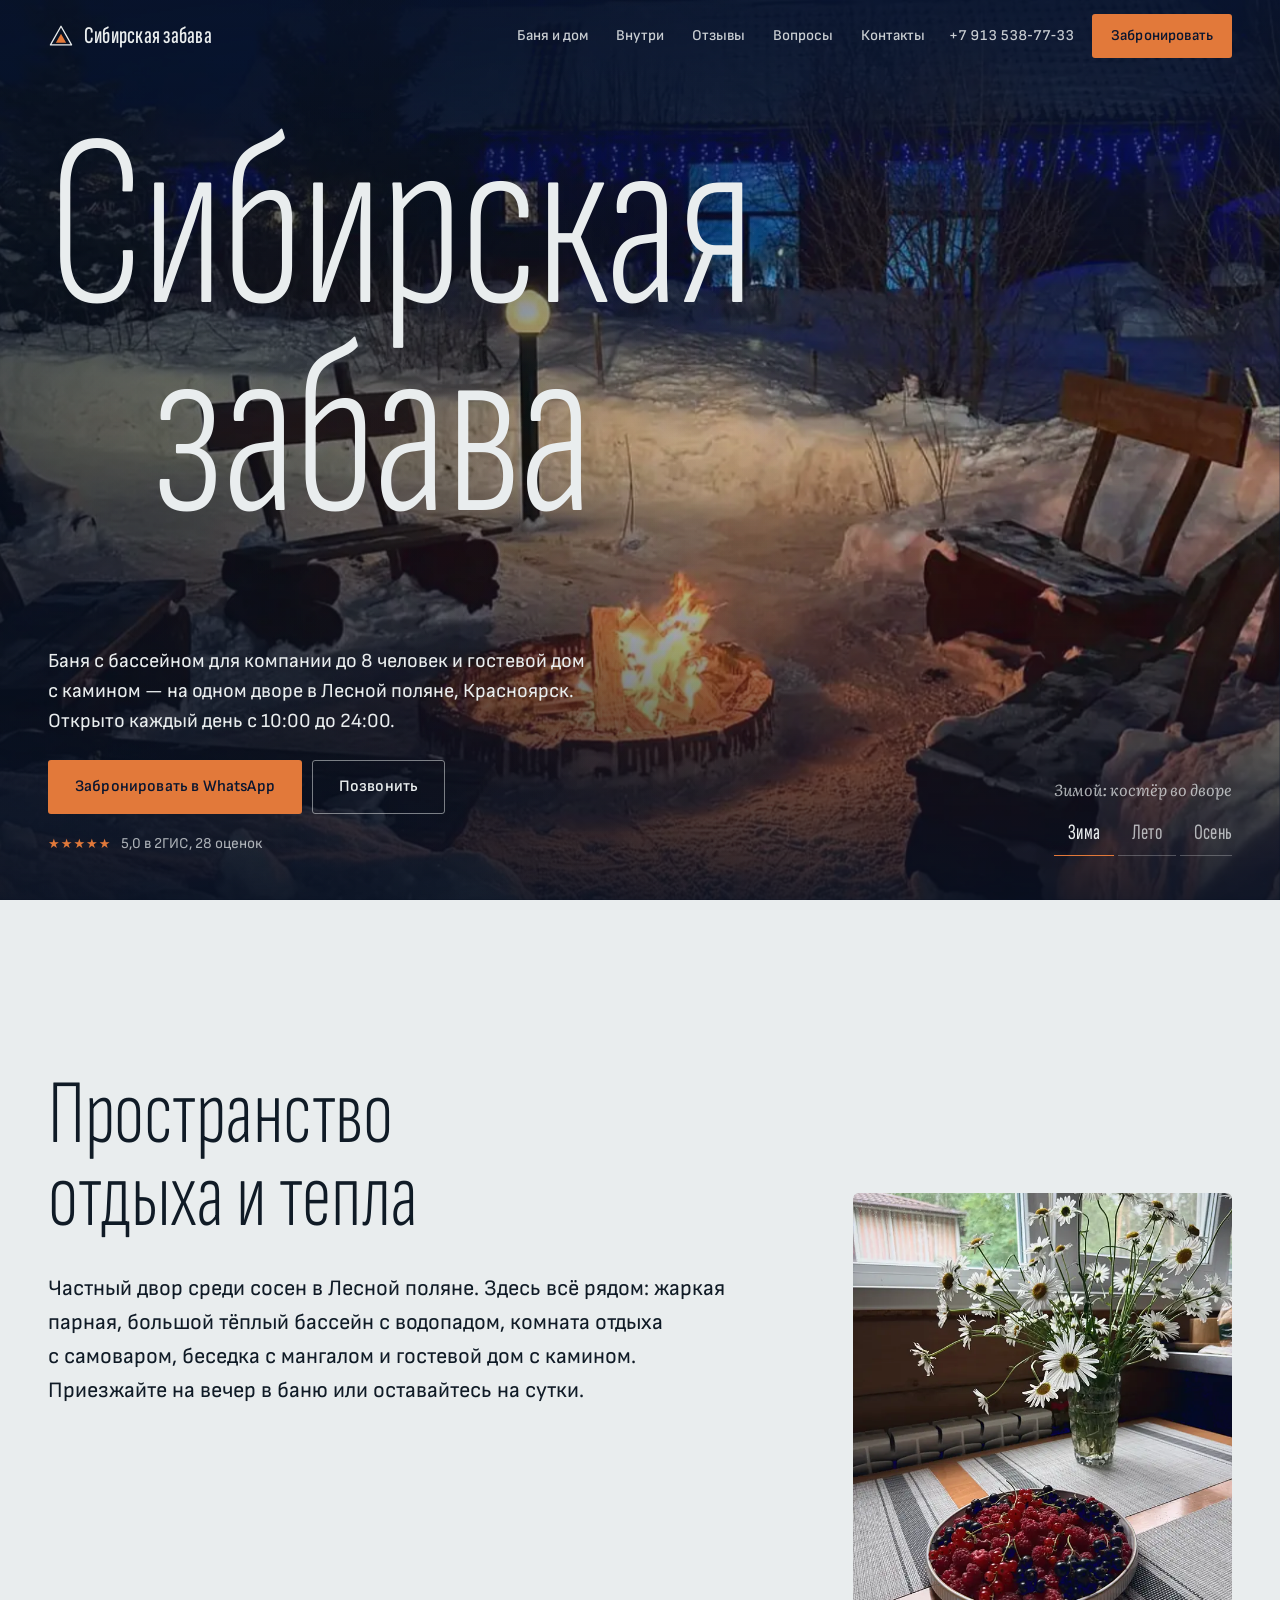
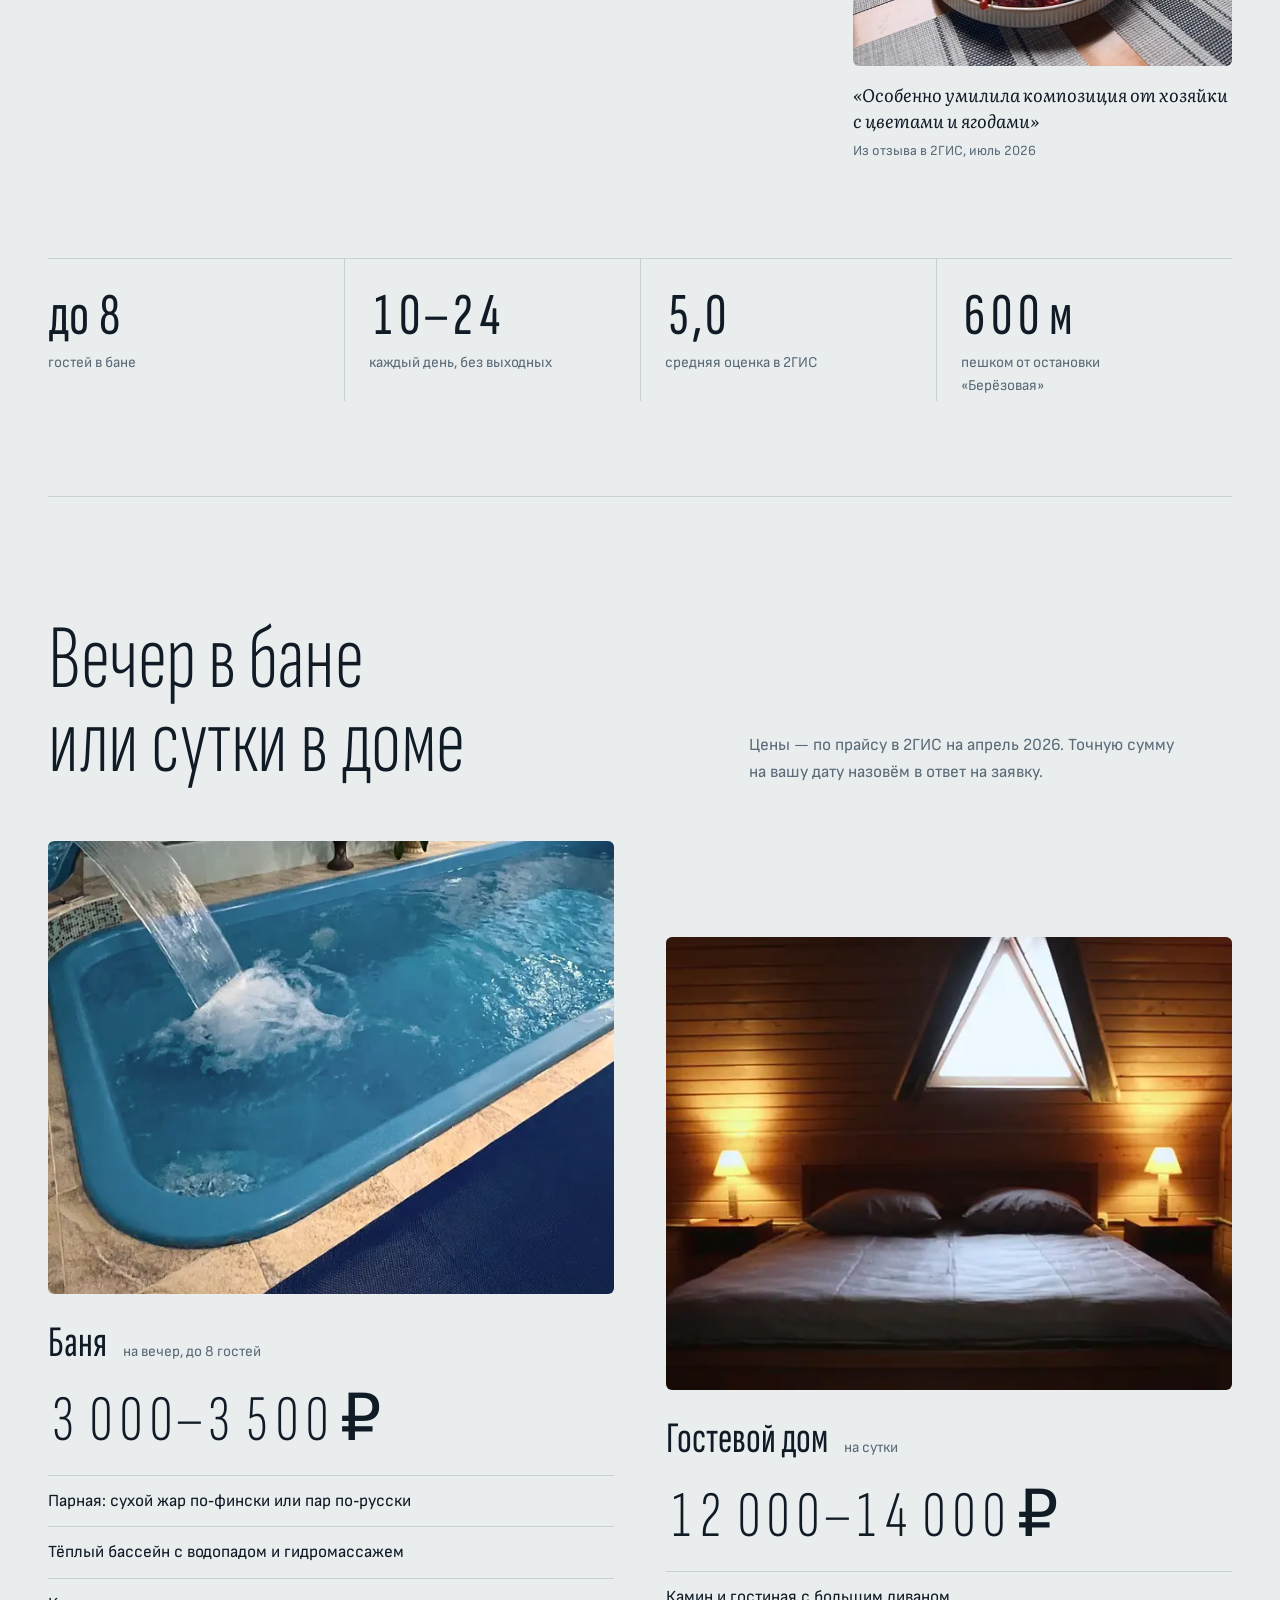
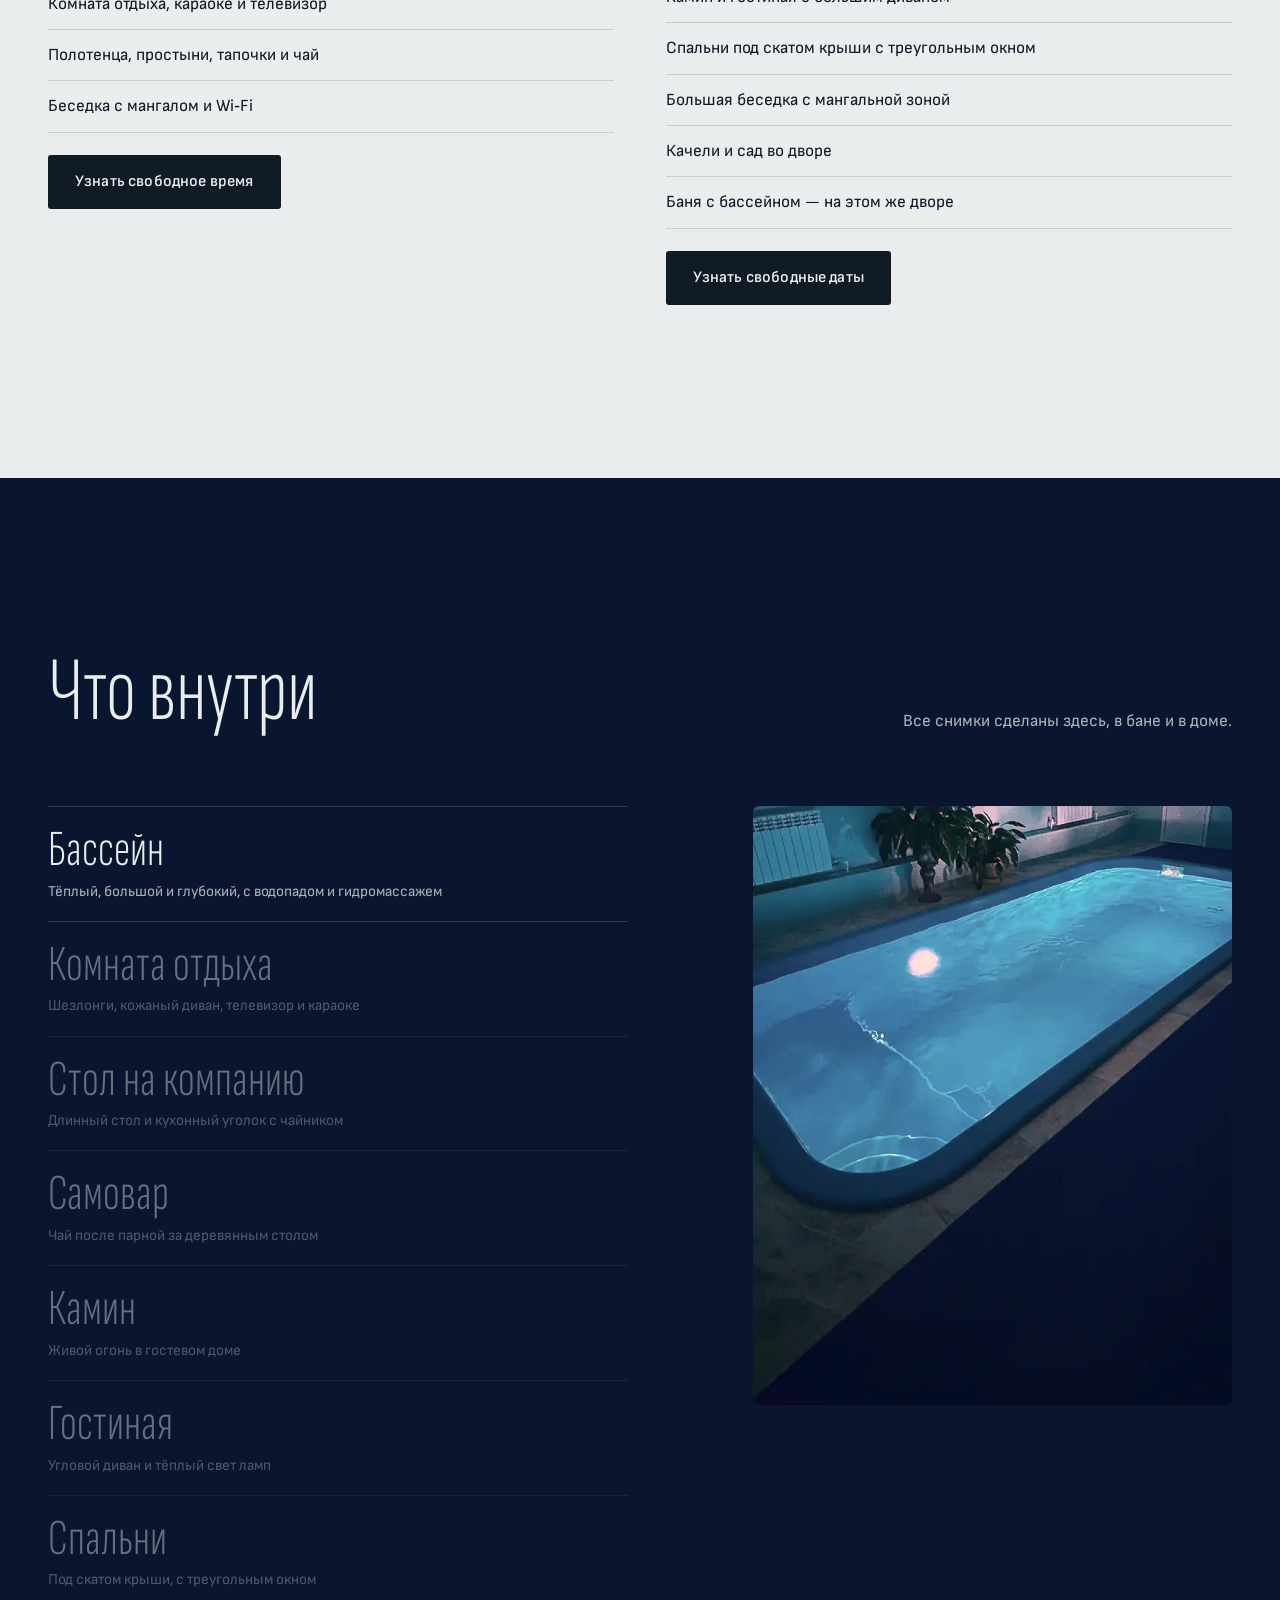
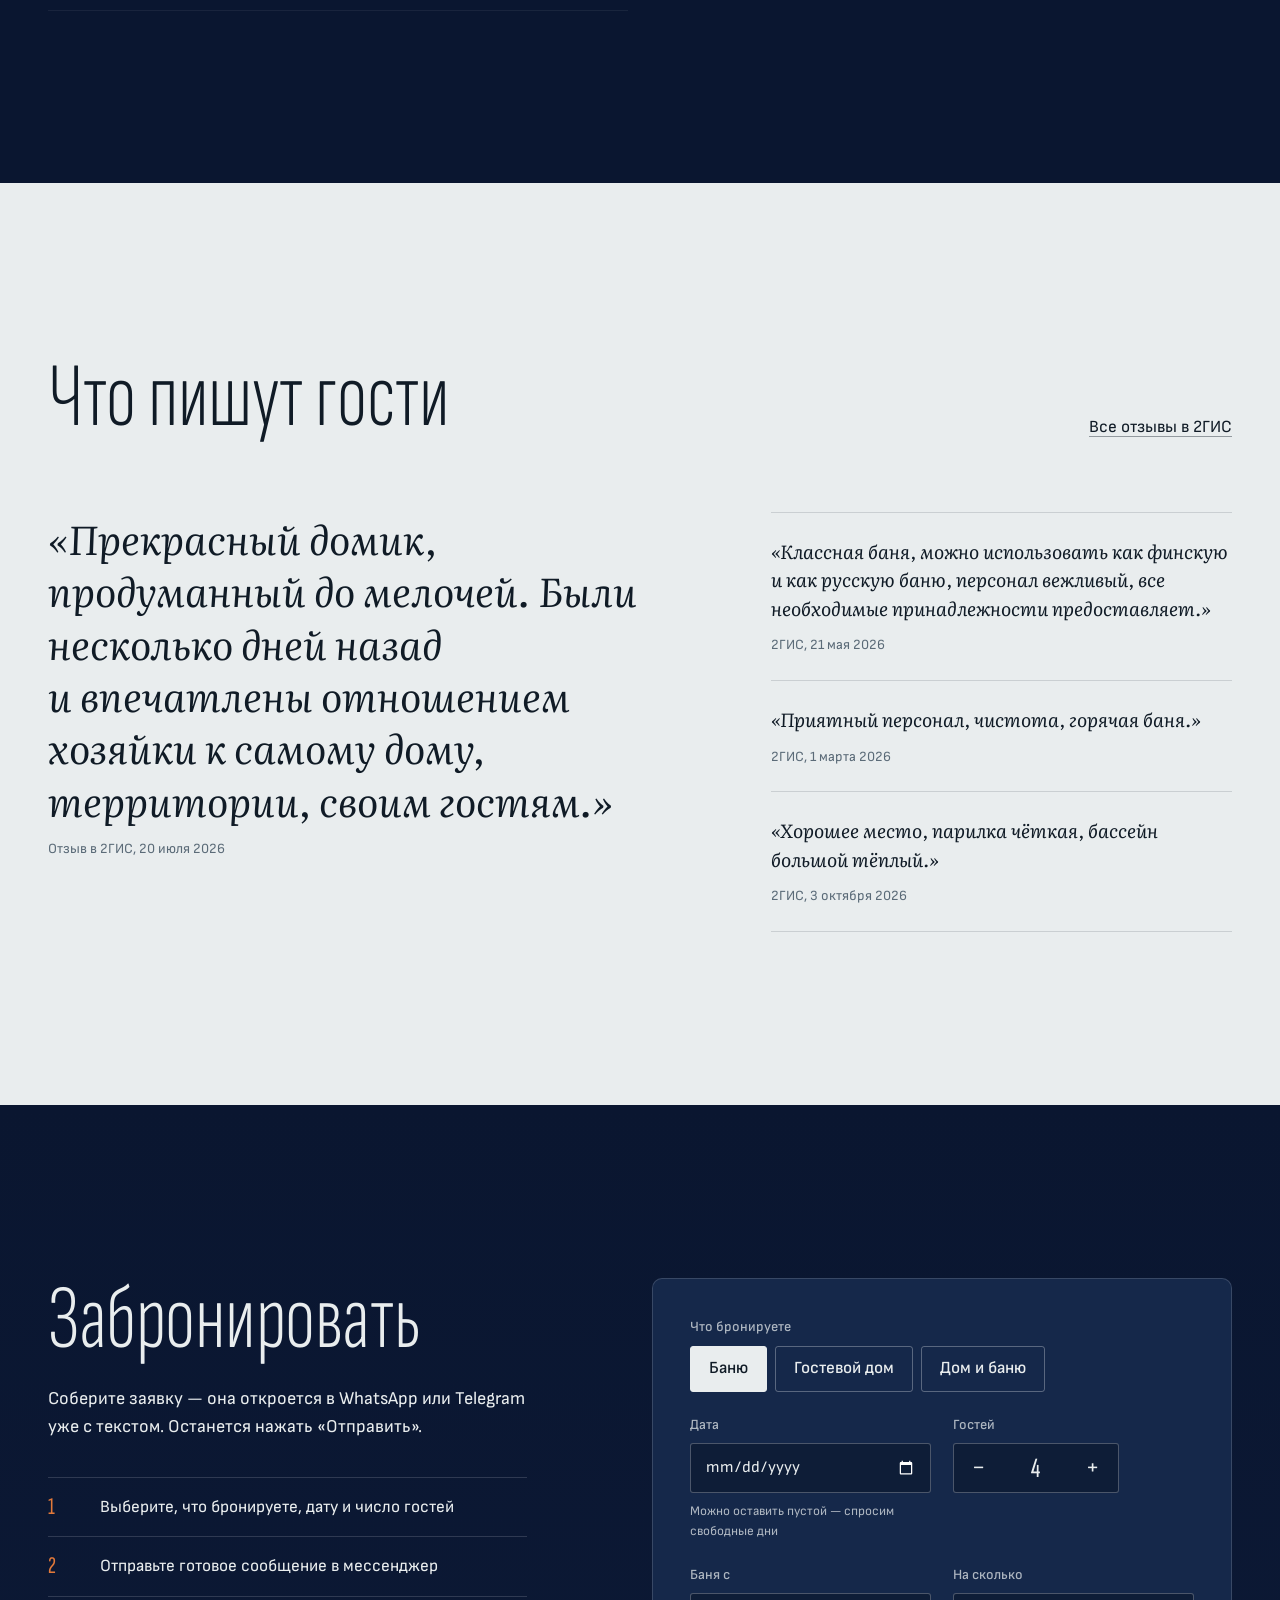
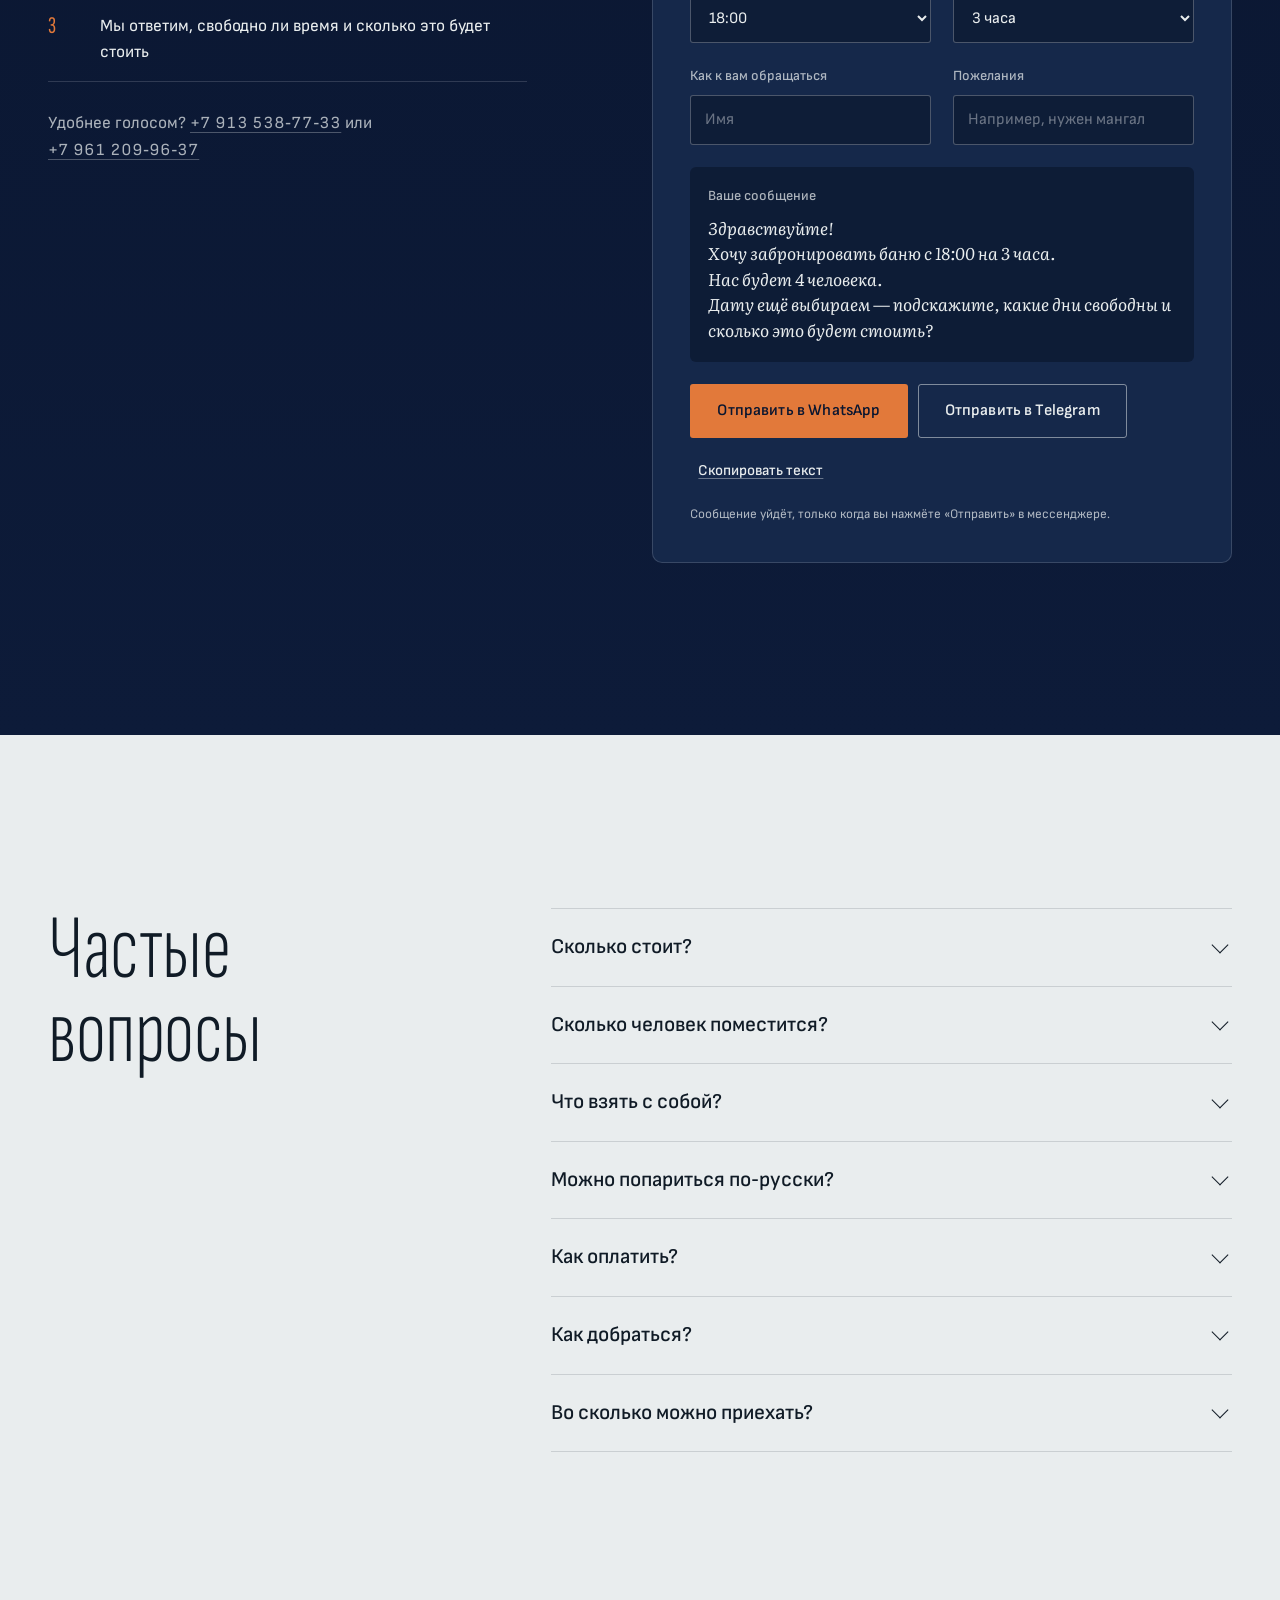
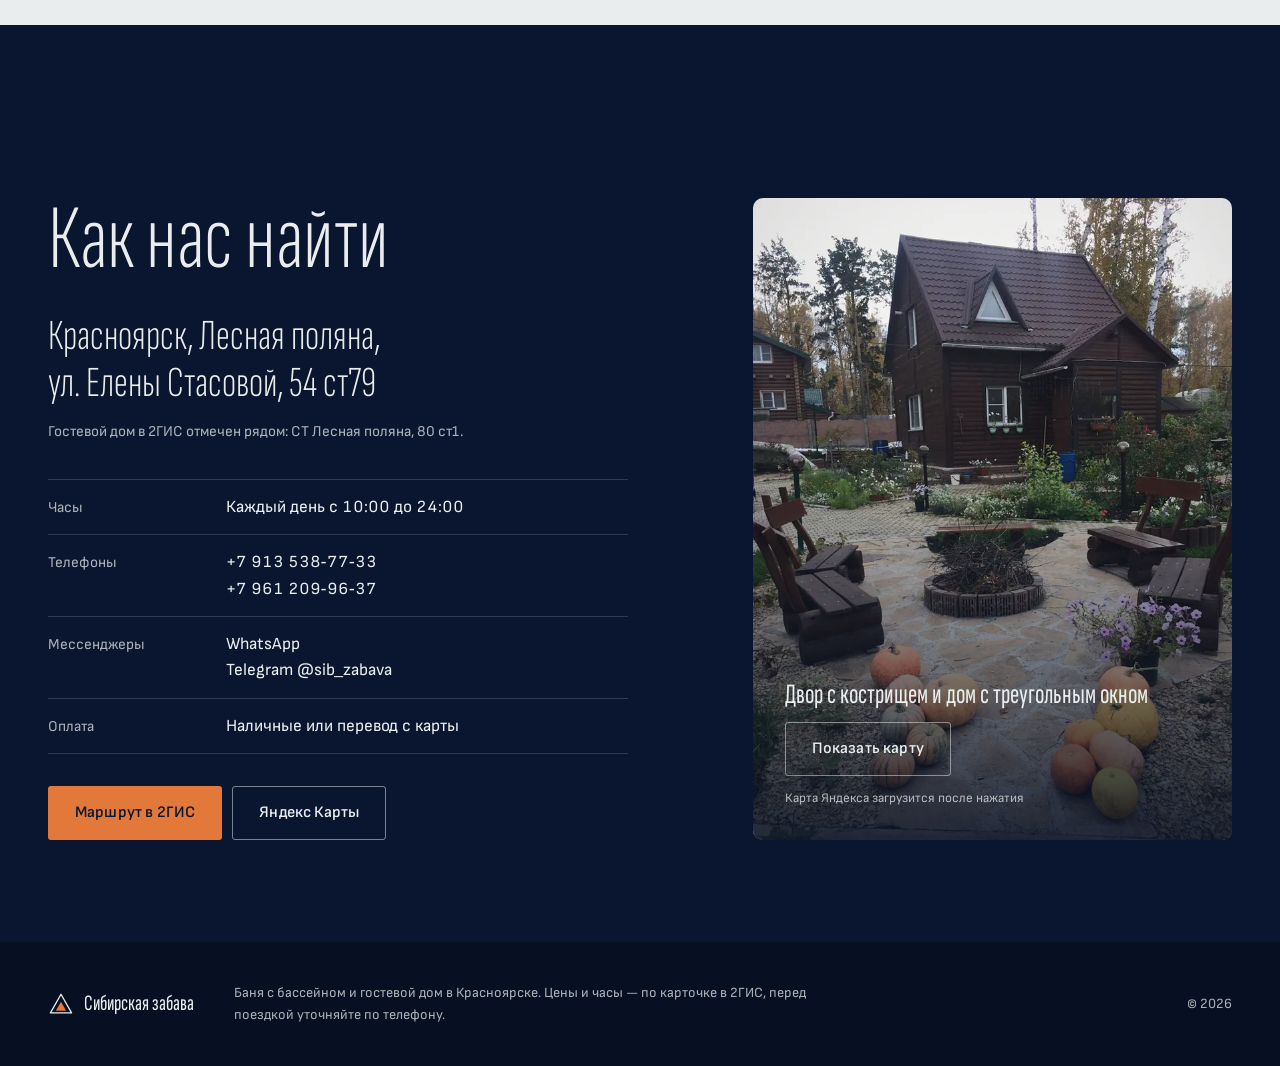
<file: index.html>
<!doctype html>
<html lang="ru">
<head>
  <meta charset="utf-8">
  <meta name="viewport" content="width=device-width, initial-scale=1, viewport-fit=cover, interactive-widget=resizes-content">
  <title>Сибирская забава — баня с бассейном в Красноярске</title>
  <meta name="description" content="Баня с тёплым бассейном, водопадом и гидромассажем и гостевой дом с камином в Лесной поляне, Красноярск. До 8 гостей, каждый день с 10:00 до 24:00.">
  <!-- Черновик: убрать noindex, когда у сайта появится свой домен (см. README) -->
  <meta name="robots" content="noindex, nofollow">
  <meta name="theme-color" content="#0A1630">

  <meta property="og:type" content="website">
  <meta property="og:locale" content="ru_RU">
  <meta property="og:site_name" content="Сибирская забава">
  <meta property="og:title" content="Баня с бассейном и дом с камином в Лесной поляне">
  <meta property="og:description" content="До 8 гостей, каждый день с 10:00 до 24:00. Красноярск.">
  <meta property="og:image" content="assets/og.jpg?v=1">
  <meta property="og:image:width" content="1200">
  <meta property="og:image:height" content="630">
  <meta name="twitter:card" content="summary_large_image">

  <link rel="icon" href="favicon.svg" type="image/svg+xml">
  <link rel="apple-touch-icon" href="assets/apple-touch-icon.png">

  <link rel="preconnect" href="https://fonts.googleapis.com">
  <link rel="preconnect" href="https://fonts.gstatic.com" crossorigin>
  <link rel="stylesheet" href="https://fonts.googleapis.com/css2?family=Literata:ital,opsz,wght@1,7..72,400&family=Sofia+Sans+Extra+Condensed:wght@300;400;500&family=Sofia+Sans:wght@400;500;600&display=swap">
  <link rel="stylesheet" href="assets/css/style.css?v=1">

  <script type="application/ld+json">
  {
    "@context": "https://schema.org",
    "@type": "LocalBusiness",
    "@id": "#business",
    "name": "Сибирская забава",
    "description": "Баня с бассейном и гостевой дом с камином в Лесной поляне, Красноярск",
    "telephone": ["+79135387733", "+79612099637"],
    "address": {
      "@type": "PostalAddress",
      "streetAddress": "ул. Елены Стасовой, 54 ст79",
      "addressLocality": "Красноярск",
      "postalCode": "660130",
      "addressCountry": "RU"
    },
    "geo": { "@type": "GeoCoordinates", "latitude": 56.022571, "longitude": 92.725206 },
    "openingHoursSpecification": {
      "@type": "OpeningHoursSpecification",
      "dayOfWeek": ["Monday", "Tuesday", "Wednesday", "Thursday", "Friday", "Saturday", "Sunday"],
      "opens": "10:00",
      "closes": "23:59"
    },
    "priceRange": "3000–14000 ₽",
    "paymentAccepted": "Наличные, перевод с карты",
    "image": "assets/img/hero-winter-wide-1280.webp",
    "sameAs": ["https://2gis.ru/krasnoyarsk/firm/70000001110715447"]
  }
  </script>
</head>
<body>
  <script>document.documentElement.classList.add('js')</script>
  <a class="skip" href="#main">Перейти к содержанию</a>

  <header class="top" data-top>
    <div class="top__inner wrap">
      <a class="brand" href="#top" aria-label="Сибирская забава, в начало страницы">
        <svg class="brand__mark" viewBox="0 0 32 32" aria-hidden="true"><path d="M16 4 29 27H3L16 4Z" fill="none" stroke="currentColor" stroke-width="1.6" stroke-linejoin="round"/><path d="M16 13.2 22.3 24.2H9.7L16 13.2Z" fill="#E2793A"/></svg>
        <span class="brand__name">Сибирская забава</span>
      </a>
      <nav class="top__nav" aria-label="Разделы">
        <a href="#formaty">Баня и дом</a>
        <a href="#vnutri">Внутри</a>
        <a href="#otzyvy">Отзывы</a>
        <a href="#voprosy">Вопросы</a>
        <a href="#kontakty">Контакты</a>
      </nav>
      <div class="top__actions">
        <a class="top__phone" href="tel:+79135387733">+7 913 538‑77‑33</a>
        <a class="btn btn--fire btn--sm" href="#bron">Забронировать</a>
        <button class="top__menu" type="button" aria-haspopup="dialog" aria-controls="menu" data-menu-open>Меню</button>
      </div>
    </div>
  </header>

  <dialog class="menu" id="menu" aria-label="Меню" data-menu>
    <div class="menu__head">
      <span class="brand__name">Сибирская забава</span>
      <button class="menu__close" type="button" data-menu-close>Закрыть</button>
    </div>
    <nav class="menu__nav" aria-label="Разделы">
      <a href="#formaty">Баня и дом</a>
      <a href="#vnutri">Внутри</a>
      <a href="#otzyvy">Отзывы</a>
      <a href="#bron">Бронирование</a>
      <a href="#voprosy">Вопросы</a>
      <a href="#kontakty">Контакты</a>
    </nav>
    <div class="menu__foot">
      <a class="btn btn--fire" href="https://wa.me/79135387733" data-wa>Написать в WhatsApp</a>
      <a class="btn btn--ghost" href="tel:+79135387733">Позвонить</a>
    </div>
  </dialog>

  <main id="main">
    <!-- 1. Первый экран: двор в текущем сезоне -->
    <section class="hero" id="top" aria-labelledby="hero-title">
      <div class="hero__media" aria-hidden="false">
        <picture class="hero__pic" data-season="winter">
          <source media="(min-aspect-ratio: 1/1)" data-srcset="assets/img/hero-winter-wide-1920.webp 1920w, assets/img/hero-winter-wide-1280.webp 1280w" sizes="100vw">
          <img data-srcset="assets/img/hero-winter-tall-1080.webp 1080w, assets/img/hero-winter-tall-720.webp 720w" sizes="100vw" width="1080" height="1440" alt="Двор зимним вечером: костёр в кострище, деревянные скамьи в снегу и дом в синей гирлянде">
        </picture>
        <picture class="hero__pic" data-season="summer">
          <source media="(min-aspect-ratio: 1/1)" data-srcset="assets/img/hero-summer-wide-1600.webp 1600w, assets/img/hero-summer-wide-1280.webp 1280w" sizes="100vw">
          <img data-srcset="assets/img/hero-summer-tall-1080.webp 1080w, assets/img/hero-summer-tall-720.webp 720w" sizes="100vw" width="1080" height="1440" alt="Летний двор: деревянные качели, клумбы и дом с треугольным окном среди сосен">
        </picture>
        <picture class="hero__pic" data-season="autumn">
          <source media="(min-aspect-ratio: 1/1)" data-srcset="assets/img/hero-autumn-wide-1920.webp 1920w, assets/img/hero-autumn-wide-1280.webp 1280w" sizes="100vw">
          <img data-srcset="assets/img/hero-autumn-tall-1080.webp 1080w, assets/img/hero-autumn-tall-720.webp 720w" sizes="100vw" width="1080" height="1440" alt="Осенний двор: каменная площадка с кострищем, скамьи и тыквы">
        </picture>
        <noscript><img class="hero__fallback" src="assets/img/hero-winter-wide-1280.webp" width="1280" height="853" alt="Двор зимним вечером: костёр и дом в гирлянде"></noscript>
      </div>
      <script>
        (function () {
          var m = new Date().getMonth();
          var s = (m >= 10 || m <= 2) ? 'winter' : (m >= 8 ? 'autumn' : 'summer');
          var pic = document.querySelector('.hero__pic[data-season="' + s + '"]');
          pic.classList.add('is-active');
          pic.querySelectorAll('[data-srcset]').forEach(function (el) {
            el.srcset = el.getAttribute('data-srcset');
            el.removeAttribute('data-srcset');
          });
          pic.querySelector('img').fetchPriority = 'high';
          document.documentElement.setAttribute('data-season', s);
        })();
      </script>

      <div class="hero__inner wrap">
        <h1 class="hero__title" id="hero-title">
          <span class="hero__line">Сибирская</span>
          <span class="hero__line">забава</span>
        </h1>

        <div class="hero__bottom">
          <div class="hero__copy">
            <p class="hero__lead">Баня с&nbsp;бассейном для компании до&nbsp;8&nbsp;человек и&nbsp;гостевой дом с&nbsp;камином&nbsp;— на&nbsp;одном дворе в&nbsp;Лесной поляне, Красноярск. Открыто каждый день с&nbsp;10:00 до&nbsp;24:00.</p>
            <div class="hero__actions" data-hero-actions>
              <a class="btn btn--fire" href="https://wa.me/79135387733" data-wa>Забронировать в&nbsp;WhatsApp</a>
              <a class="btn btn--ghost" href="tel:+79135387733">Позвонить</a>
            </div>
            <a class="hero__rating" href="https://2gis.ru/krasnoyarsk/firm/70000001110715447/tab/reviews" target="_blank" rel="noopener">
              <span class="hero__stars" aria-hidden="true">★★★★★</span>
              5,0 в&nbsp;2ГИС, 28&nbsp;оценок
            </a>
          </div>

          <div class="seasons" role="group" aria-label="Двор в разные сезоны">
            <p class="seasons__caption" aria-live="polite" data-season-caption>Зимой: костёр во&nbsp;дворе</p>
            <div class="seasons__tabs">
              <button type="button" data-season-btn="winter" data-caption="Зимой: костёр во&nbsp;дворе" aria-pressed="false">Зима</button>
              <button type="button" data-season-btn="summer" data-caption="Летом: качели и&nbsp;клумбы у&nbsp;дома" aria-pressed="false">Лето</button>
              <button type="button" data-season-btn="autumn" data-caption="Осенью: тыквы у&nbsp;кострища" aria-pressed="false">Осень</button>
            </div>
          </div>
        </div>
      </div>
    </section>

    <!-- 2. Что это за место -->
    <section class="intro section section--frost" id="o-meste" aria-labelledby="intro-title">
      <div class="wrap intro__grid">
        <div class="intro__text">
          <h2 class="display intro__title" id="intro-title">Пространство отдыха и&nbsp;тепла</h2>
          <p class="intro__body">Частный двор среди сосен в&nbsp;Лесной поляне. Здесь всё рядом: жаркая парная, большой тёплый бассейн с&nbsp;водопадом, комната отдыха с&nbsp;самоваром, беседка с&nbsp;мангалом и&nbsp;гостевой дом с&nbsp;камином. Приезжайте на&nbsp;вечер в&nbsp;баню или оставайтесь на&nbsp;сутки.</p>
        </div>
        <figure class="intro__photo">
          <img src="assets/img/berries-640.webp" srcset="assets/img/berries-640.webp 640w, assets/img/berries-1000.webp 1000w" sizes="(min-width: 900px) 30vw, 80vw" width="640" height="800" loading="lazy" decoding="async" alt="Букет ромашек у окна и тарелка малины, красной и чёрной смородины на столе">
          <figcaption>
            <q>Особенно умилила композиция от&nbsp;хозяйки с&nbsp;цветами и&nbsp;ягодами</q>
            <span>Из&nbsp;отзыва в&nbsp;2ГИС, июль 2026</span>
          </figcaption>
        </figure>
        <dl class="facts">
          <div class="facts__item"><dt class="facts__num">до&nbsp;8</dt><dd>гостей в&nbsp;бане</dd></div>
          <div class="facts__item"><dt class="facts__num">10–24</dt><dd>каждый день, без выходных</dd></div>
          <div class="facts__item"><dt class="facts__num">5,0</dt><dd>средняя оценка в&nbsp;2ГИС</dd></div>
          <div class="facts__item"><dt class="facts__num">600&nbsp;м</dt><dd>пешком от&nbsp;остановки «Берёзовая»</dd></div>
        </dl>
      </div>
    </section>

    <!-- 3. Два формата -->
    <section class="formats section section--frost" id="formaty" aria-labelledby="formats-title">
      <div class="wrap">
        <div class="formats__head">
          <h2 class="display" id="formats-title">Вечер в&nbsp;бане или&nbsp;сутки в&nbsp;доме</h2>
          <p class="muted">Цены&nbsp;— по&nbsp;прайсу в&nbsp;2ГИС на&nbsp;апрель 2026. Точную сумму на&nbsp;вашу дату назовём в&nbsp;ответ на&nbsp;заявку.</p>
        </div>

        <div class="formats__grid">
          <article class="format">
            <div class="format__photo">
              <img src="assets/img/pool-waterfall-640.webp" srcset="assets/img/pool-waterfall-640.webp 640w, assets/img/pool-waterfall-1000.webp 1000w" sizes="(min-width: 900px) 45vw, 92vw" width="640" height="800" loading="lazy" decoding="async" alt="Бассейн с водопадом в бане">
            </div>
            <div class="format__body">
              <div class="format__title">
                <h3>Баня</h3>
                <p>на&nbsp;вечер, до&nbsp;8&nbsp;гостей</p>
              </div>
              <p class="format__price">3&nbsp;000–3&nbsp;500&nbsp;₽</p>
              <ul class="format__list">
                <li>Парная: сухой жар по&#8209;фински или пар по&#8209;русски</li>
                <li>Тёплый бассейн с&nbsp;водопадом и&nbsp;гидромассажем</li>
                <li>Комната отдыха, караоке и&nbsp;телевизор</li>
                <li>Полотенца, простыни, тапочки и&nbsp;чай</li>
                <li>Беседка с&nbsp;мангалом и&nbsp;Wi‑Fi</li>
              </ul>
              <a class="btn btn--ink" href="#bron" data-pick="banya">Узнать свободное время</a>
            </div>
          </article>

          <article class="format">
            <div class="format__photo">
              <img src="assets/img/bedroom-640.webp" srcset="assets/img/bedroom-640.webp 640w, assets/img/bedroom-1000.webp 1000w" sizes="(min-width: 900px) 45vw, 92vw" width="640" height="800" loading="lazy" decoding="async" alt="Спальня в гостевом доме: двуспальная кровать, два ночника и треугольное окно">
            </div>
            <div class="format__body">
              <div class="format__title">
                <h3>Гостевой дом</h3>
                <p>на&nbsp;сутки</p>
              </div>
              <p class="format__price">12&nbsp;000–14&nbsp;000&nbsp;₽</p>
              <ul class="format__list">
                <li>Камин и&nbsp;гостиная с&nbsp;большим диваном</li>
                <li>Спальни под скатом крыши с&nbsp;треугольным окном</li>
                <li>Большая беседка с&nbsp;мангальной зоной</li>
                <li>Качели и&nbsp;сад во&nbsp;дворе</li>
                <li>Баня с&nbsp;бассейном&nbsp;— на&nbsp;этом&nbsp;же дворе</li>
              </ul>
              <a class="btn btn--ink" href="#bron" data-pick="dom">Узнать свободные даты</a>
            </div>
          </article>
        </div>
      </div>
    </section>

    <!-- 4. Внутри: указатель с фото -->
    <section class="inside section section--night" id="vnutri" aria-labelledby="inside-title">
      <div class="wrap">
        <div class="inside__head">
          <h2 class="display" id="inside-title">Что внутри</h2>
          <p class="muted">Все снимки сделаны здесь, в&nbsp;бане и&nbsp;в&nbsp;доме.</p>
        </div>

        <div class="inside__grid">
          <ul class="inside__index" aria-label="Помещения">
            <li><button type="button" data-room="0" aria-pressed="true"><span class="inside__name">Бассейн</span><span class="inside__note">Тёплый, большой и&nbsp;глубокий, с&nbsp;водопадом и&nbsp;гидромассажем</span></button></li>
            <li><button type="button" data-room="1" aria-pressed="false"><span class="inside__name">Комната отдыха</span><span class="inside__note">Шезлонги, кожаный диван, телевизор и&nbsp;караоке</span></button></li>
            <li><button type="button" data-room="2" aria-pressed="false"><span class="inside__name">Стол на&nbsp;компанию</span><span class="inside__note">Длинный стол и&nbsp;кухонный уголок с&nbsp;чайником</span></button></li>
            <li><button type="button" data-room="3" aria-pressed="false"><span class="inside__name">Самовар</span><span class="inside__note">Чай после парной за&nbsp;деревянным столом</span></button></li>
            <li><button type="button" data-room="4" aria-pressed="false"><span class="inside__name">Камин</span><span class="inside__note">Живой огонь в&nbsp;гостевом доме</span></button></li>
            <li><button type="button" data-room="5" aria-pressed="false"><span class="inside__name">Гостиная</span><span class="inside__note">Угловой диван и&nbsp;тёплый свет ламп</span></button></li>
            <li><button type="button" data-room="6" aria-pressed="false"><span class="inside__name">Спальни</span><span class="inside__note">Под скатом крыши, с&nbsp;треугольным окном</span></button></li>
          </ul>

          <div class="inside__stage" data-stage>
            <figure class="room is-active" data-room-fig="0">
              <img src="assets/img/pool-glow-640.webp" srcset="assets/img/pool-glow-640.webp 640w, assets/img/pool-glow-1000.webp 1000w" sizes="(min-width: 900px) 40vw, 78vw" width="640" height="800" loading="lazy" decoding="async" alt="Бассейн с подсветкой в бане">
              <figcaption><span class="room__name">Бассейн</span> Тёплый, большой и&nbsp;глубокий, с&nbsp;водопадом и&nbsp;гидромассажем</figcaption>
            </figure>
            <figure class="room" data-room-fig="1">
              <img src="assets/img/rest-room-640.webp" srcset="assets/img/rest-room-640.webp 640w, assets/img/rest-room-1000.webp 1000w" sizes="(min-width: 900px) 40vw, 78vw" width="640" height="800" loading="lazy" decoding="async" alt="Комната отдыха с шезлонгами и кожаным диваном">
              <figcaption><span class="room__name">Комната отдыха</span> Шезлонги, кожаный диван, телевизор и&nbsp;караоке</figcaption>
            </figure>
            <figure class="room" data-room-fig="2">
              <img src="assets/img/table-640.webp" srcset="assets/img/table-640.webp 640w, assets/img/table-1000.webp 1000w" sizes="(min-width: 900px) 40vw, 78vw" width="640" height="800" loading="lazy" decoding="async" alt="Длинный стол под белой скатертью и кухонный уголок">
              <figcaption><span class="room__name">Стол на&nbsp;компанию</span> Длинный стол и&nbsp;кухонный уголок с&nbsp;чайником</figcaption>
            </figure>
            <figure class="room" data-room-fig="3">
              <img src="assets/img/samovar-640.webp" srcset="assets/img/samovar-640.webp 640w, assets/img/samovar-1000.webp 1000w" sizes="(min-width: 900px) 40vw, 78vw" width="640" height="800" loading="lazy" decoding="async" alt="Самовар и чайные чашки на деревянном столе">
              <figcaption><span class="room__name">Самовар</span> Чай после парной за&nbsp;деревянным столом</figcaption>
            </figure>
            <figure class="room" data-room-fig="4">
              <img src="assets/img/fireplace-640.webp" srcset="assets/img/fireplace-640.webp 640w, assets/img/fireplace-1000.webp 1000w" sizes="(min-width: 900px) 40vw, 78vw" width="640" height="800" loading="lazy" decoding="async" alt="Кирпичный камин с горящими дровами">
              <figcaption><span class="room__name">Камин</span> Живой огонь в&nbsp;гостевом доме</figcaption>
            </figure>
            <figure class="room" data-room-fig="5">
              <img src="assets/img/living-640.webp" srcset="assets/img/living-640.webp 640w, assets/img/living-1000.webp 1000w" sizes="(min-width: 900px) 40vw, 78vw" width="640" height="800" loading="lazy" decoding="async" alt="Гостиная с угловым диваном и лампами под деревянным потолком">
              <figcaption><span class="room__name">Гостиная</span> Угловой диван и&nbsp;тёплый свет ламп</figcaption>
            </figure>
            <figure class="room" data-room-fig="6">
              <img src="assets/img/bedroom-attic-640.webp" srcset="assets/img/bedroom-attic-640.webp 640w, assets/img/bedroom-attic-1000.webp 1000w" sizes="(min-width: 900px) 40vw, 78vw" width="640" height="800" loading="lazy" decoding="async" alt="Спальня под скатом крыши с треугольным окном и ночником">
              <figcaption><span class="room__name">Спальни</span> Под скатом крыши, с&nbsp;треугольным окном</figcaption>
            </figure>
          </div>
        </div>
      </div>
    </section>

    <!-- 5. Отзывы -->
    <section class="reviews section section--frost" id="otzyvy" aria-labelledby="reviews-title">
      <div class="wrap">
        <div class="reviews__head">
          <h2 class="display" id="reviews-title">Что пишут гости</h2>
          <a class="link" href="https://2gis.ru/krasnoyarsk/firm/70000001110715447/tab/reviews" target="_blank" rel="noopener">Все отзывы в&nbsp;2ГИС</a>
        </div>
        <div class="reviews__grid">
          <figure class="quote quote--lead">
            <blockquote>Прекрасный домик, продуманный до&nbsp;мелочей. Были несколько дней назад и&nbsp;впечатлены отношением хозяйки к&nbsp;самому дому, территории, своим гостям.</blockquote>
            <figcaption>Отзыв в&nbsp;2ГИС, 20&nbsp;июля 2026</figcaption>
          </figure>
          <div class="reviews__side">
            <figure class="quote">
              <blockquote>Классная баня, можно использовать как финскую и&nbsp;как русскую баню, персонал вежливый, все необходимые принадлежности предоставляет.</blockquote>
              <figcaption>2ГИС, 21&nbsp;мая 2026</figcaption>
            </figure>
            <figure class="quote">
              <blockquote>Приятный персонал, чистота, горячая баня.</blockquote>
              <figcaption>2ГИС, 1&nbsp;марта 2026</figcaption>
            </figure>
            <figure class="quote">
              <blockquote>Хорошее место, парилка чёткая, бассейн большой тёплый.</blockquote>
              <figcaption>2ГИС, 3&nbsp;октября 2026</figcaption>
            </figure>
          </div>
        </div>
      </div>
    </section>

    <!-- 6. Бронирование: заявка собирается в мессенджер -->
    <section class="booking section section--night" id="bron" aria-labelledby="booking-title">
      <div class="wrap booking__grid">
        <div class="booking__intro">
          <h2 class="display" id="booking-title">Забронировать</h2>
          <p class="booking__lead">Соберите заявку&nbsp;— она откроется в&nbsp;WhatsApp или Telegram уже с&nbsp;текстом. Останется нажать «Отправить».</p>
          <ol class="steps">
            <li><span class="steps__n" aria-hidden="true">1</span><span>Выберите, что бронируете, дату и&nbsp;число гостей</span></li>
            <li><span class="steps__n" aria-hidden="true">2</span><span>Отправьте готовое сообщение в&nbsp;мессенджер</span></li>
            <li><span class="steps__n" aria-hidden="true">3</span><span>Мы ответим, свободно&nbsp;ли время и&nbsp;сколько это будет стоить</span></li>
          </ol>
          <p class="muted booking__call">Удобнее голосом? <a class="link" href="tel:+79135387733">+7 913 538‑77‑33</a> или <a class="link" href="tel:+79612099637">+7 961 209‑96‑37</a></p>
        </div>

        <form class="planner" data-planner novalidate>
          <fieldset class="planner__group">
            <legend>Что бронируете</legend>
            <div class="choice">
              <label><input type="radio" name="what" value="banya" checked><span>Баню</span></label>
              <label><input type="radio" name="what" value="dom"><span>Гостевой дом</span></label>
              <label><input type="radio" name="what" value="both"><span>Дом и&nbsp;баню</span></label>
            </div>
          </fieldset>

          <div class="planner__row">
            <div class="field">
              <label for="f-date">Дата</label>
              <input id="f-date" name="date" type="date">
              <p class="field__hint">Можно оставить пустой&nbsp;— спросим свободные дни</p>
            </div>
            <div class="field">
              <span class="field__label" id="guests-label">Гостей</span>
              <div class="stepper" role="group" aria-labelledby="guests-label">
                <button type="button" data-step="-1" aria-label="Меньше гостей">−</button>
                <output id="f-guests" name="guests" aria-live="polite">4</output>
                <button type="button" data-step="1" aria-label="Больше гостей">+</button>
              </div>
            </div>
          </div>

          <div class="planner__row" data-for="banya both">
            <div class="field">
              <label for="f-time">Баня с</label>
              <select id="f-time" name="time">
                <option value="">не знаю</option>
                <option>10:00</option><option>11:00</option><option>12:00</option><option>13:00</option>
                <option>14:00</option><option>15:00</option><option>16:00</option><option>17:00</option>
                <option selected>18:00</option><option>19:00</option><option>20:00</option><option>21:00</option>
              </select>
            </div>
            <div class="field">
              <label for="f-hours">На сколько</label>
              <select id="f-hours" name="hours">
                <option value="2">2 часа</option>
                <option value="3" selected>3 часа</option>
                <option value="4">4 часа</option>
                <option value="5">5 часов</option>
                <option value="6">6 часов</option>
              </select>
            </div>
          </div>

          <div class="planner__row" data-for="dom both" hidden>
            <div class="field">
              <label for="f-nights">Сколько суток</label>
              <select id="f-nights" name="nights">
                <option value="1" selected>1 сутки</option>
                <option value="2">2 суток</option>
                <option value="3">3 суток</option>
                <option value="4">4 суток</option>
                <option value="5">5 суток</option>
              </select>
            </div>
            <div class="field"></div>
          </div>

          <div class="planner__row">
            <div class="field">
              <label for="f-name">Как к&nbsp;вам обращаться</label>
              <input id="f-name" name="name" type="text" maxlength="40" autocomplete="given-name" placeholder="Имя">
            </div>
            <div class="field">
              <label for="f-wish">Пожелания</label>
              <input id="f-wish" name="wish" type="text" maxlength="200" placeholder="Например, нужен мангал">
            </div>
          </div>

          <div class="planner__preview">
            <p class="field__label" id="preview-label">Ваше сообщение</p>
            <p class="planner__message" aria-labelledby="preview-label" data-message>Здравствуйте! Хочу забронировать баню.</p>
          </div>

          <div class="planner__send">
            <a class="btn btn--fire" href="https://wa.me/79135387733" target="_blank" rel="noopener" data-send="wa">Отправить в&nbsp;WhatsApp</a>
            <a class="btn btn--ghost" href="https://t.me/sib_zabava" target="_blank" rel="noopener" data-send="tg">Отправить в&nbsp;Telegram</a>
            <button class="planner__copy" type="button" data-copy>Скопировать текст</button>
          </div>
          <p class="field__hint planner__note" data-copy-status aria-live="polite">Сообщение уйдёт, только когда вы нажмёте «Отправить» в&nbsp;мессенджере.</p>
        </form>
      </div>
    </section>

    <!-- 7. Вопросы -->
    <section class="faq section section--frost" id="voprosy" aria-labelledby="faq-title">
      <div class="wrap faq__grid">
        <h2 class="display faq__title" id="faq-title">Частые вопросы</h2>
        <div class="faq__list">
          <details>
            <summary>Сколько стоит?</summary>
            <p>По&nbsp;прайсу в&nbsp;2ГИС баня стоит 3&nbsp;000–3&nbsp;500&nbsp;₽, гостевой дом&nbsp;— 12&nbsp;000–14&nbsp;000&nbsp;₽ в&nbsp;сутки (данные на&nbsp;апрель 2026). Точную сумму на&nbsp;вашу дату и&nbsp;время назовём в&nbsp;ответ на&nbsp;заявку.</p>
          </details>
          <details>
            <summary>Сколько человек поместится?</summary>
            <p>Баня рассчитана на&nbsp;компанию до&nbsp;8&nbsp;гостей. Сколько человек удобно разместить в&nbsp;доме на&nbsp;ночь, подскажем при бронировании.</p>
          </details>
          <details>
            <summary>Что взять с&nbsp;собой?</summary>
            <p>Полотенца, простыни, тапочки и&nbsp;чай есть на&nbsp;месте. Возьмите купальник для бассейна и&nbsp;то, что хотите приготовить на&nbsp;мангале.</p>
          </details>
          <details>
            <summary>Можно попариться по&#8209;русски?</summary>
            <p>Парная финская, и&nbsp;гости пишут, что её используют и&nbsp;как русскую баню. Напишите при бронировании, какой пар любите.</p>
          </details>
          <details>
            <summary>Как оплатить?</summary>
            <p>Наличными или переводом с&nbsp;карты.</p>
          </details>
          <details>
            <summary>Как добраться?</summary>
            <p>Октябрьский район, Лесная поляна, ул.&nbsp;Елены Стасовой, 54&nbsp;ст79. От&nbsp;остановки «Берёзовая» около 600&nbsp;метров пешком, это минут шесть. Маршрут в&nbsp;2ГИС и&nbsp;Яндекс Картах&nbsp;— <a class="link" href="#kontakty">в&nbsp;контактах</a>.</p>
          </details>
          <details>
            <summary>Во сколько можно приехать?</summary>
            <p>Работаем каждый день с&nbsp;10:00 до&nbsp;24:00. Время заезда в&nbsp;гостевой дом согласуем при бронировании.</p>
          </details>
        </div>
      </div>
    </section>

    <!-- 8. Контакты -->
    <section class="contacts section section--night" id="kontakty" aria-labelledby="contacts-title">
      <div class="wrap contacts__grid">
        <div class="contacts__info">
          <h2 class="display" id="contacts-title">Как нас найти</h2>
          <address class="contacts__address">
            Красноярск, Лесная поляна,<br>ул.&nbsp;Елены Стасовой, 54&nbsp;ст79
          </address>
          <p class="muted contacts__house">Гостевой дом в&nbsp;2ГИС отмечен рядом: СТ&nbsp;Лесная поляна, 80&nbsp;ст1.</p>

          <dl class="contacts__list">
            <div><dt>Часы</dt><dd>Каждый день с&nbsp;10:00 до&nbsp;24:00</dd></div>
            <div><dt>Телефоны</dt><dd><a href="tel:+79135387733">+7 913 538‑77‑33</a><br><a href="tel:+79612099637">+7 961 209‑96‑37</a></dd></div>
            <div><dt>Мессенджеры</dt><dd><a href="https://wa.me/79135387733" target="_blank" rel="noopener">WhatsApp</a><br><a href="https://t.me/sib_zabava" target="_blank" rel="noopener">Telegram @sib_zabava</a></dd></div>
            <div><dt>Оплата</dt><dd>Наличные или перевод с&nbsp;карты</dd></div>
          </dl>

          <div class="contacts__routes">
            <a class="btn btn--fire" href="https://2gis.ru/krasnoyarsk/firm/70000001110715447" target="_blank" rel="noopener">Маршрут в&nbsp;2ГИС</a>
            <a class="btn btn--ghost" href="https://yandex.ru/maps/?rtext=~56.022571%2C92.725206&amp;rtt=auto" target="_blank" rel="noopener">Яндекс Карты</a>
          </div>
        </div>

        <div class="map" data-map>
          <img class="map__bg" src="assets/img/hero-autumn-tall-720.webp" width="720" height="960" loading="lazy" decoding="async" alt="Дом с треугольным окном и двор с кострищем">
          <div class="map__placeholder">
            <p>Двор с&nbsp;кострищем и&nbsp;дом с&nbsp;треугольным окном</p>
            <button class="btn btn--ghost" type="button" data-map-load>Показать карту</button>
            <p class="map__note">Карта Яндекса загрузится после нажатия</p>
          </div>
        </div>
      </div>
    </section>
  </main>

  <footer class="foot">
    <div class="wrap foot__inner">
      <p class="foot__brand">
        <svg class="brand__mark" viewBox="0 0 32 32" aria-hidden="true"><path d="M16 4 29 27H3L16 4Z" fill="none" stroke="currentColor" stroke-width="1.6" stroke-linejoin="round"/><path d="M16 13.2 22.3 24.2H9.7L16 13.2Z" fill="#E2793A"/></svg>
        Сибирская забава
      </p>
      <p class="foot__text">Баня с&nbsp;бассейном и&nbsp;гостевой дом в&nbsp;Красноярске. Цены и&nbsp;часы&nbsp;— по&nbsp;карточке в&nbsp;2ГИС, перед поездкой уточняйте по&nbsp;телефону.</p>
      <p class="foot__copy">© 2026</p>
    </div>
  </footer>

  <div class="callbar" data-callbar>
    <a class="btn btn--fire" href="https://wa.me/79135387733" data-wa>WhatsApp</a>
    <a class="btn btn--ghost" href="tel:+79135387733">Позвонить</a>
  </div>

  <script src="assets/js/main.js?v=1" defer></script>
</body>
</html>
</file>
<file: assets/css/style.css>
/* Сибирская забава — «Синий час»
   Холодная ночная страница, тёплый свет только там, где действие.
   Цвета сняты с зимнего кадра двора: небо, иней, огонь костра. */

:root {
  /* цвет */
  --night: #0A1630;        /* небо синего часа: тёмные разделы */
  --night-deep: #071022;   /* подвал */
  --dusk: #15284A;         /* поверхность на тёмном */
  --frost: #E9EDEE;        /* иней: светлые разделы */
  --snow: #F6F8F8;         /* поверхность на светлом */
  --ink: #101B26;          /* текст на светлом */
  --haze: #5B6B78;         /* приглушённый текст на светлом */
  --ember: #E2793A;        /* огонь: только бронирование и маршрут */
  --ember-hi: #EE8B4E;
  --on-night: #E9EDEE;
  --on-night-muted: rgba(233, 237, 238, 0.72);
  --line-light: rgba(16, 27, 38, 0.14);
  --line-dark: rgba(233, 237, 238, 0.16);

  /* шрифты */
  --f-display: "Sofia Sans Extra Condensed", "Arial Narrow", "Roboto Condensed", sans-serif;
  --f-text: "Sofia Sans", "Segoe UI", system-ui, sans-serif;
  --f-voice: "Literata", Georgia, "Times New Roman", serif;

  /* шкала */
  --t-body: 1.0625rem;
  --t-small: 0.9375rem;
  --t-h3: clamp(2rem, 1.6rem + 1.4vw, 2.75rem);
  --t-h2: clamp(3rem, 2rem + 4.6vw, 6.5rem);
  --t-hero: clamp(5.75rem, 2rem + 17vw, 15.5rem);

  /* отступы */
  --gutter: clamp(16px, 4vw, 48px);
  --section: clamp(88px, 6rem + 6vw, 176px);
  --r-s: 3px;
  --r-m: 6px;
  --r-l: 10px;

  /* движение */
  --ease-out: cubic-bezier(0.22, 1, 0.36, 1);
  --ease-io: cubic-bezier(0.65, 0, 0.35, 1);
}

*, *::before, *::after { box-sizing: border-box; }

html {
  -webkit-text-size-adjust: 100%;
  text-size-adjust: 100%;
  scroll-behavior: smooth;
  scroll-padding-top: 80px;
}
@media (prefers-reduced-motion: reduce) { html { scroll-behavior: auto; } }

body {
  margin: 0;
  background: var(--frost);
  color: var(--ink);
  font-family: var(--f-text);
  font-size: var(--t-body);
  line-height: 1.55;
  font-feature-settings: "kern", "liga";
  -webkit-font-smoothing: antialiased;
  -webkit-tap-highlight-color: transparent;
  text-rendering: optimizeLegibility;
}

img { display: block; max-width: 100%; height: auto; }
a { color: inherit; }
a[href^="tel:"] { white-space: nowrap; font-variant-numeric: tabular-nums; }
button, input, select, textarea { font: inherit; color: inherit; }
::selection { background: var(--ember); color: var(--night); }

:focus-visible {
  outline: 2px solid currentColor;
  outline-offset: 3px;
  border-radius: 2px;
}

.wrap {
  width: 100%;
  max-width: 1360px;
  margin-inline: auto;
  padding-inline: max(var(--gutter), env(safe-area-inset-left)) max(var(--gutter), env(safe-area-inset-right));
}

.skip {
  position: absolute; left: 12px; top: -60px; z-index: 100;
  background: var(--snow); color: var(--ink);
  padding: 10px 14px; border-radius: var(--r-s);
}
.skip:focus { top: 12px; }

.section { padding-block: var(--section); }
.section--frost { background: var(--frost); color: var(--ink); }
.section--night { background: var(--night); color: var(--on-night); }

.display {
  font-family: var(--f-display);
  font-weight: 300;
  font-size: var(--t-h2);
  line-height: 0.92;
  letter-spacing: -0.005em;
  margin: 0;
  text-wrap: balance;
}

.muted { color: var(--haze); }
.section--night .muted { color: var(--on-night-muted); }

p { margin: 0; text-wrap: pretty; }

.link {
  text-decoration: underline;
  text-decoration-thickness: 1px;
  text-underline-offset: 0.22em;
  text-decoration-color: color-mix(in srgb, currentColor 40%, transparent);
  transition: text-decoration-color 0.18s ease;
}
@media (hover: hover) and (pointer: fine) {
  .link:hover { text-decoration-color: currentColor; }
}

/* ---------- кнопки ---------- */
.btn {
  display: inline-flex;
  align-items: center;
  justify-content: center;
  gap: 10px;
  min-height: 54px;
  padding: 0 26px;
  border: 1px solid transparent;
  border-radius: var(--r-s);
  font-family: var(--f-text);
  font-size: 1rem;
  font-weight: 600;
  letter-spacing: 0.01em;
  line-height: 1.1;
  text-align: center;
  text-decoration: none;
  cursor: pointer;
  user-select: none;
  -webkit-user-select: none;
  transition: background-color 0.18s ease, border-color 0.18s ease, color 0.18s ease, transform 0.12s ease;
}
.btn:active { transform: scale(0.97); }
.btn--sm { min-height: 44px; padding: 0 18px; font-size: 0.9375rem; }

.btn--fire { background: var(--ember); color: var(--night); }
.btn--fire:focus-visible { outline-color: var(--on-night); }
.section--frost .btn--fire:focus-visible { outline-color: var(--ink); }

.btn--ghost { border-color: rgba(233, 237, 238, 0.5); color: var(--on-night); background: transparent; }
.btn--ink { background: var(--ink); color: var(--frost); }

@media (hover: hover) and (pointer: fine) {
  .btn--fire:hover { background: var(--ember-hi); }
  .btn--ghost:hover { border-color: var(--on-night); background: rgba(233, 237, 238, 0.08); }
  .btn--ink:hover { background: #1d2c3b; }
}

/* ---------- шапка ---------- */
.top {
  position: fixed;
  inset: 0 0 auto 0;
  z-index: 40;
  color: var(--on-night);
  padding-top: env(safe-area-inset-top);
  transition: background-color 0.25s ease, box-shadow 0.25s ease;
}
.top.is-solid {
  background: rgba(10, 22, 48, 0.94);
  box-shadow: 0 1px 0 var(--line-dark);
}
@supports (backdrop-filter: blur(1px)) {
  .top.is-solid { background: rgba(10, 22, 48, 0.82); backdrop-filter: saturate(1.2) blur(14px); -webkit-backdrop-filter: saturate(1.2) blur(14px); }
}
.top__inner {
  display: flex;
  align-items: center;
  gap: 24px;
  height: 72px;
}
.brand {
  display: inline-flex;
  align-items: center;
  gap: 10px;
  min-height: 44px;
  text-decoration: none;
  margin-right: auto;
}
.brand__mark { width: 26px; height: 26px; flex: none; }
.brand__name {
  font-family: var(--f-display);
  font-size: 1.5rem;
  font-weight: 500;
  letter-spacing: 0.01em;
  white-space: nowrap;
}
.top__nav { display: none; gap: 28px; }
.top__nav a, .top__phone {
  text-decoration: none;
  font-size: var(--t-small);
  font-weight: 500;
  opacity: 0.86;
  transition: opacity 0.18s ease;
}
@media (hover: hover) and (pointer: fine) {
  .top__nav a:hover, .top__phone:hover { opacity: 1; }
}
.top__actions { display: flex; align-items: center; gap: 18px; }
.top__phone { display: none; padding-block: 11px; font-variant-numeric: tabular-nums; white-space: nowrap; }
.top__actions .btn { display: none; }
.top__menu {
  min-height: 44px;
  padding: 0 16px;
  border: 1px solid rgba(233, 237, 238, 0.45);
  border-radius: var(--r-s);
  background: transparent;
  font-size: var(--t-small);
  font-weight: 600;
  cursor: pointer;
}

@media (min-width: 1100px) {
  .top__nav { display: flex; }
  .top__phone { display: inline; }
  .top__actions .btn { display: inline-flex; }
  .top__menu { display: none; }
}

/* меню на телефоне */
.menu {
  width: 100%;
  max-width: none;
  height: 100%;
  max-height: none;
  margin: 0;
  padding: calc(env(safe-area-inset-top) + 14px) var(--gutter) calc(env(safe-area-inset-bottom) + 24px);
  border: 0;
  background: var(--night);
  color: var(--on-night);
  flex-direction: column;
  opacity: 0;
  transform: translateY(-8px);
  transition: opacity 0.22s var(--ease-out), transform 0.22s var(--ease-out), display 0.22s allow-discrete, overlay 0.22s allow-discrete;
}
.menu[open] { display: flex; opacity: 1; transform: none; }
@starting-style { .menu[open] { opacity: 0; transform: translateY(-8px); } }
.menu::backdrop { background: rgba(7, 16, 34, 0.6); }
.menu__head { display: flex; align-items: center; justify-content: space-between; height: 58px; }
.menu__close {
  min-height: 44px; padding: 0 16px;
  border: 1px solid rgba(233, 237, 238, 0.45); border-radius: var(--r-s);
  background: transparent; font-size: var(--t-small); font-weight: 600; cursor: pointer;
}
.menu__nav { display: flex; flex-direction: column; margin-top: 4vh; }
.menu__nav a {
  font-family: var(--f-display);
  font-weight: 300;
  font-size: clamp(2.6rem, 11vw, 4rem);
  line-height: 1.12;
  text-decoration: none;
  padding-block: 2px;
}
.menu__foot { display: grid; gap: 10px; margin-top: auto; }

/* ---------- 1. первый экран ---------- */
.hero {
  position: relative;
  min-height: 100vh;
  min-height: 100svh;
  display: flex;
  color: var(--on-night);
  background: var(--night);
  overflow: hidden;
  isolation: isolate;
}
.hero__media { position: absolute; inset: 0; z-index: -1; }
.hero__media::after {
  content: "";
  position: absolute;
  inset: 0;
  background:
    linear-gradient(180deg, rgba(10, 22, 48, 0.8) 0%, rgba(10, 22, 48, 0.34) 24%, rgba(10, 22, 48, 0.2) 40%, rgba(7, 16, 34, 0.58) 56%, rgba(7, 16, 34, 0.92) 100%);
}
.hero__pic, .hero__fallback {
  position: absolute;
  inset: 0;
  opacity: 0;
  transition: opacity 0.9s var(--ease-io);
}
.hero__pic img, .hero__fallback {
  width: 100%;
  height: 100%;
  object-fit: cover;
  object-position: 50% 62%;
}
.hero__pic.is-active, .hero__fallback { opacity: 1; }

.hero__inner {
  position: relative;
  display: flex;
  flex-direction: column;
  justify-content: space-between;
  gap: 40px;
  padding-top: calc(env(safe-area-inset-top) + 104px);
  padding-bottom: calc(env(safe-area-inset-bottom) + 28px);
}
.hero__title {
  margin: 0;
  font-family: var(--f-display);
  font-weight: 300;
  font-size: var(--t-hero);
  line-height: 0.84;
  letter-spacing: -0.012em;
}
.hero__line { display: block; }
.hero__line + .hero__line { padding-left: 0.42em; }

.hero__bottom {
  display: grid;
  gap: 28px;
  align-items: end;
}
.hero__copy { max-width: 560px; }
.hero__lead {
  font-size: clamp(1.0625rem, 0.98rem + 0.35vw, 1.25rem);
  line-height: 1.5;
  max-width: 34em;
}
.hero__actions { display: grid; gap: 10px; margin-top: 24px; }
.hero__rating {
  display: inline-flex;
  align-items: center;
  gap: 10px;
  margin-top: 18px;
  font-size: var(--t-small);
  text-decoration: none;
  color: var(--on-night-muted);
}
.hero__stars { color: var(--ember); letter-spacing: 0.08em; font-size: 0.8125rem; }
@media (hover: hover) and (pointer: fine) {
  .hero__rating:hover { color: var(--on-night); }
}

.seasons { display: grid; gap: 10px; }
.seasons__caption {
  font-family: var(--f-voice);
  font-style: italic;
  font-size: 1rem;
  color: var(--on-night-muted);
}
.seasons__tabs { display: flex; gap: 4px; }
.seasons__tabs button {
  min-height: 44px;
  padding: 0 14px;
  border: 0;
  border-bottom: 1px solid rgba(233, 237, 238, 0.28);
  background: transparent;
  font-family: var(--f-display);
  font-size: 1.375rem;
  font-weight: 400;
  letter-spacing: 0.01em;
  color: var(--on-night-muted);
  cursor: pointer;
  transition: color 0.18s ease, border-color 0.18s ease;
}
.seasons__tabs button:first-child { padding-left: 0; }
.seasons__tabs button[aria-pressed="true"] { color: var(--on-night); border-bottom-color: var(--ember); }
@media (hover: hover) and (pointer: fine) {
  .seasons__tabs button:hover { color: var(--on-night); }
}

@media (min-width: 640px) {
  .hero__actions { display: flex; flex-wrap: wrap; }
}
@media (min-width: 900px) {
  .hero__media::after {
    background:
      linear-gradient(90deg, rgba(7, 16, 34, 0.62) 0%, rgba(7, 16, 34, 0.34) 34%, rgba(7, 16, 34, 0) 62%),
      linear-gradient(180deg, rgba(10, 22, 48, 0.8) 0%, rgba(10, 22, 48, 0.36) 24%, rgba(10, 22, 48, 0.04) 50%, rgba(10, 22, 48, 0.2) 66%, rgba(7, 16, 34, 0.88) 100%);
  }
  .hero__inner { padding-top: 124px; padding-bottom: 44px; }
  .hero__bottom { grid-template-columns: 1fr auto; gap: 48px; }
  .seasons { justify-items: end; text-align: right; }
  .seasons__tabs button:first-child { padding-left: 14px; }
  .seasons__tabs button:last-child { padding-right: 0; }
}

/* одна согласованная сцена загрузки */
@media (prefers-reduced-motion: no-preference) {
  .js .hero__pic.is-active img { animation: hero-settle 1.6s var(--ease-out) both; }
  .js .hero__line { animation: rise 0.9s var(--ease-out) both; }
  .js .hero__line:nth-child(2) { animation-delay: 0.12s; }
  .js .hero__copy, .js .seasons { animation: fade 0.7s ease-out 0.42s both; }
}
@media (prefers-reduced-motion: reduce) {
  .hero__pic { transition: opacity 0.3s linear; }
}
@keyframes hero-settle { from { transform: scale(1.06); } to { transform: none; } }
@keyframes rise { from { opacity: 0; transform: translateY(0.18em); } to { opacity: 1; transform: none; } }
@keyframes fade { from { opacity: 0; } to { opacity: 1; } }

/* ---------- 2. о месте ---------- */
.intro__grid {
  display: grid;
  gap: 48px;
}
.intro__title { max-width: 9em; }
.intro__body {
  margin-top: 32px;
  font-size: clamp(1.125rem, 1rem + 0.5vw, 1.375rem);
  line-height: 1.55;
  max-width: 36em;
}
.intro__photo { margin: 0; }
.intro__photo img, .format__photo img { background: #d6dcde; }
.intro__photo img { width: 100%; aspect-ratio: 4 / 5; object-fit: cover; border-radius: var(--r-m); }
.intro__photo figcaption { margin-top: 16px; display: grid; gap: 6px; }
.intro__photo q {
  font-family: var(--f-voice);
  font-style: italic;
  font-size: 1.125rem;
  line-height: 1.45;
  quotes: "«" "»";
}
.intro__photo figcaption span { font-size: 0.875rem; color: var(--haze); }

.facts {
  display: grid;
  grid-template-columns: repeat(2, minmax(0, 1fr));
  margin: 0;
  border-top: 1px solid var(--line-light);
}
.facts__item { padding: 22px 16px 4px 0; display: grid; gap: 4px; align-content: start; }
.facts__num {
  font-family: var(--f-display);
  font-weight: 400;
  font-size: clamp(2.5rem, 1.8rem + 2.4vw, 4rem);
  line-height: 1;
  font-variant-numeric: tabular-nums;
}
.facts dd { margin: 0; font-size: var(--t-small); color: var(--haze); max-width: 14em; }

@media (min-width: 900px) {
  .intro__grid {
    grid-template-columns: repeat(12, minmax(0, 1fr));
    column-gap: 24px;
    row-gap: 96px;
  }
  .intro__text { grid-column: 1 / span 7; }
  .intro__photo { grid-column: 9 / span 4; margin-top: 120px; }
  .facts { grid-column: 1 / -1; grid-template-columns: repeat(4, minmax(0, 1fr)); }
  .facts__item { padding-top: 28px; }
  .facts__item + .facts__item { padding-left: 24px; border-left: 1px solid var(--line-light); }
}

/* ---------- 3. форматы ---------- */
.intro { padding-bottom: calc(var(--section) * 0.55); }
.formats { padding-top: 0; }
.formats__head {
  display: grid;
  gap: 20px;
  padding-top: calc(var(--section) * 0.7);
  border-top: 1px solid var(--line-light);
}
.formats__head .muted { max-width: 30em; }
.formats__grid {
  display: grid;
  gap: 64px;
  margin-top: 56px;
}
.format { display: grid; gap: 28px; align-content: start; }
.format__photo img {
  width: 100%;
  aspect-ratio: 5 / 4;
  object-fit: cover;
  border-radius: var(--r-m);
}
.format__body { display: grid; gap: 22px; justify-items: start; }
.format__title { display: flex; flex-wrap: wrap; align-items: baseline; column-gap: 16px; row-gap: 2px; }
.format__title h3 {
  margin: 0;
  font-family: var(--f-display);
  font-weight: 400;
  font-size: var(--t-h3);
  line-height: 1;
}
.format__title p { color: var(--haze); font-size: var(--t-small); }
.format__price {
  font-family: var(--f-display);
  font-weight: 300;
  font-size: clamp(2.75rem, 2rem + 2.6vw, 4.25rem);
  line-height: 1;
  font-variant-numeric: tabular-nums;
  letter-spacing: -0.005em;
}
.format__list {
  list-style: none;
  margin: 0;
  padding: 0;
  width: 100%;
  border-top: 1px solid var(--line-light);
}
.format__list li {
  padding: 12px 0;
  border-bottom: 1px solid var(--line-light);
}

@media (min-width: 900px) {
  .formats__head { grid-template-columns: 7fr 5fr; align-items: end; column-gap: 24px; }
  .formats__head .muted { justify-self: end; }
  .formats__grid { grid-template-columns: 1fr 1fr; column-gap: clamp(32px, 4vw, 72px); }
  .format:nth-child(2) { margin-top: 96px; }
}

/* ---------- 4. внутри ---------- */
.inside__head { display: grid; gap: 16px; }
.inside__grid { margin-top: 48px; }
.inside__index { display: none; }

/* телефон: лента карточек */
.inside__stage {
  display: flex;
  gap: 12px;
  overflow-x: auto;
  scroll-snap-type: x mandatory;
  overscroll-behavior-x: contain;
  scrollbar-width: none;
  margin-inline: calc(var(--gutter) * -1);
  padding-inline: var(--gutter);
  scroll-padding-inline: var(--gutter);
}
.inside__stage::-webkit-scrollbar { display: none; }
.room {
  margin: 0;
  flex: 0 0 78%;
  max-width: 360px;
  scroll-snap-align: start;
}
.room img { width: 100%; aspect-ratio: 4 / 5; object-fit: cover; border-radius: var(--r-m); background: var(--dusk); }
.room figcaption { margin-top: 14px; color: var(--on-night-muted); font-size: var(--t-small); line-height: 1.45; }
.room__name {
  display: block;
  font-family: var(--f-display);
  font-size: 1.875rem;
  line-height: 1.05;
  color: var(--on-night);
  margin-bottom: 4px;
}

@media (min-width: 900px) {
  .inside__head { grid-template-columns: 7fr 5fr; align-items: end; column-gap: 24px; }
  .inside__head .muted { justify-self: end; }
  .inside__grid {
    display: grid;
    grid-template-columns: repeat(12, minmax(0, 1fr));
    column-gap: 24px;
    margin-top: 72px;
    align-items: start;
  }
  .inside__index {
    display: block;
    grid-column: 1 / span 6;
    list-style: none;
    margin: 0;
    padding: 0;
    border-top: 1px solid var(--line-dark);
  }
  .inside__index button {
    display: grid;
    gap: 4px;
    width: 100%;
    padding: 18px 0 18px;
    border: 0;
    border-bottom: 1px solid var(--line-dark);
    background: transparent;
    text-align: left;
    cursor: pointer;
    color: var(--on-night);
    opacity: 0.42;
    transition: opacity 0.2s ease;
  }
  .inside__index button[aria-pressed="true"] { opacity: 1; }
  .inside__index button:focus-visible { opacity: 1; outline-offset: -2px; }
  .inside__name {
    font-family: var(--f-display);
    font-weight: 300;
    font-size: clamp(2.25rem, 1.4rem + 2.2vw, 3.5rem);
    line-height: 1;
  }
  .inside__note { font-size: var(--t-small); color: var(--on-night-muted); }

  .inside__stage {
    grid-column: 8 / span 5;
    position: sticky;
    top: 104px;
    display: block;
    overflow: visible;
    margin: 0;
    padding: 0;
    aspect-ratio: 4 / 5;
    max-height: calc(100vh - 140px);
  }
  .room {
    position: absolute;
    inset: 0;
    max-width: none;
    opacity: 0;
    transition: opacity 0.4s var(--ease-io);
  }
  .room.is-active { opacity: 1; }
  .room img { height: 100%; }
  .room figcaption {
    position: absolute;
    width: 1px; height: 1px;
    overflow: hidden;
    clip-path: inset(50%);
    white-space: nowrap;
  }
}
@media (min-width: 900px) and (hover: hover) and (pointer: fine) {
  .inside__index button:hover { opacity: 1; }
}

/* ---------- 5. отзывы ---------- */
.reviews__head {
  display: flex;
  flex-wrap: wrap;
  align-items: end;
  justify-content: space-between;
  gap: 16px 32px;
}
.reviews__grid { display: grid; gap: 48px; margin-top: 56px; }
.quote { margin: 0; }
.quote blockquote {
  margin: 0;
  font-family: var(--f-voice);
  font-style: italic;
  font-size: 1.1875rem;
  line-height: 1.5;
}
.quote blockquote::before { content: "«"; }
.quote blockquote::after { content: "»"; }
.quote figcaption { margin-top: 12px; font-size: 0.875rem; color: var(--haze); }
.quote--lead blockquote {
  font-size: clamp(1.625rem, 1.2rem + 1.6vw, 2.5rem);
  line-height: 1.32;
  max-width: 22em;
}
.reviews__side { display: grid; }
.reviews__side .quote { padding-block: 24px; border-top: 1px solid var(--line-light); }
.reviews__side .quote:last-child { border-bottom: 1px solid var(--line-light); }

@media (min-width: 900px) {
  .reviews__grid { grid-template-columns: 7fr 5fr; column-gap: clamp(40px, 6vw, 96px); margin-top: 72px; }
}

/* ---------- 6. бронирование ---------- */
.booking { background: linear-gradient(180deg, var(--night) 0%, #0d1b39 100%); }
.booking__grid { display: grid; gap: 48px; }
.booking__lead { margin-top: 24px; font-size: 1.125rem; max-width: 30em; }
.steps { list-style: none; margin: 36px 0 0; padding: 0; display: grid; gap: 0; border-top: 1px solid var(--line-dark); }
.steps li {
  display: grid;
  grid-template-columns: 40px 1fr;
  gap: 12px;
  padding: 16px 0;
  border-bottom: 1px solid var(--line-dark);
}
.steps__n { font-family: var(--f-display); font-size: 1.5rem; line-height: 1.1; color: var(--ember); }
.booking__call { margin-top: 28px; }

.planner {
  display: grid;
  gap: 22px;
  padding: clamp(20px, 3vw, 40px);
  background: var(--dusk);
  border-radius: var(--r-l);
  box-shadow: inset 0 0 0 1px var(--line-dark);
}
.planner__group { border: 0; margin: 0; padding: 0; min-width: 0; }
.planner__group legend, .field label, .field__label {
  display: block;
  margin-bottom: 8px;
  font-size: 0.875rem;
  font-weight: 500;
  color: var(--on-night-muted);
  padding: 0;
}
.choice { display: flex; flex-wrap: wrap; gap: 8px; }
.choice label { position: relative; cursor: pointer; }
.choice input { position: absolute; opacity: 0; inset: 0; margin: 0; cursor: pointer; }
.choice span {
  display: inline-flex;
  align-items: center;
  min-height: 46px;
  padding: 0 18px;
  border: 1px solid rgba(233, 237, 238, 0.32);
  border-radius: var(--r-s);
  font-weight: 500;
  transition: background-color 0.18s ease, border-color 0.18s ease, color 0.18s ease;
}
.choice input:checked + span { background: var(--frost); border-color: var(--frost); color: var(--ink); }
.choice input:focus-visible + span { outline: 2px solid var(--on-night); outline-offset: 3px; }
@media (hover: hover) and (pointer: fine) {
  .choice label:hover span { border-color: var(--on-night); }
}

.planner__row { display: grid; gap: 22px; }
.planner__row[hidden] { display: none; }
.field { min-width: 0; }
.field input, .field select {
  width: 100%;
  min-height: 50px;
  padding: 0 14px;
  border: 1px solid rgba(233, 237, 238, 0.28);
  border-radius: var(--r-s);
  background: rgba(7, 16, 34, 0.45);
  color: var(--on-night);
  font-size: 1rem;
  color-scheme: dark;
  transition: border-color 0.18s ease;
}
.field input::placeholder { color: rgba(233, 237, 238, 0.42); }
.field input:focus-visible, .field select:focus-visible { outline: 2px solid var(--on-night); outline-offset: 1px; border-color: transparent; }
.field__hint { margin-top: 8px; font-size: 0.8125rem; color: var(--on-night-muted); }

.stepper {
  display: inline-grid;
  grid-template-columns: 50px 64px 50px;
  align-items: center;
  border: 1px solid rgba(233, 237, 238, 0.28);
  border-radius: var(--r-s);
  background: rgba(7, 16, 34, 0.45);
}
.stepper button {
  min-height: 48px;
  border: 0;
  background: transparent;
  font-size: 1.375rem;
  cursor: pointer;
}
.stepper button:disabled { opacity: 0.3; cursor: default; }
.stepper output {
  text-align: center;
  font-family: var(--f-display);
  font-size: 1.75rem;
  font-variant-numeric: tabular-nums;
}

.planner__preview {
  padding: 18px 18px 20px;
  border-radius: var(--r-m);
  background: rgba(7, 16, 34, 0.5);
}
.planner__message {
  font-family: var(--f-voice);
  font-style: italic;
  font-size: 1.0625rem;
  line-height: 1.5;
  white-space: pre-line;
}
.planner__send { display: grid; gap: 10px; }
.planner__copy {
  justify-self: start;
  min-height: 44px;
  padding: 0;
  border: 0;
  background: none;
  font-size: var(--t-small);
  font-weight: 500;
  text-decoration: underline;
  text-underline-offset: 0.22em;
  text-decoration-color: rgba(233, 237, 238, 0.4);
  cursor: pointer;
}
.planner__note { margin-top: -10px; }

@media (min-width: 640px) {
  .planner__row { grid-template-columns: 1fr 1fr; }
  .planner__send { display: flex; flex-wrap: wrap; align-items: center; }
  .planner__copy { margin-left: 8px; }
}
@media (min-width: 900px) {
  .booking__grid { grid-template-columns: repeat(12, minmax(0, 1fr)); column-gap: 24px; }
  .booking__intro { grid-column: 1 / span 5; }
  .planner { grid-column: 7 / span 6; }
}

/* ---------- 7. вопросы ---------- */
.faq__grid { display: grid; gap: 40px; }
.faq__list { border-top: 1px solid var(--line-light); }
.faq details { border-bottom: 1px solid var(--line-light); }
.faq summary {
  position: relative;
  display: block;
  padding: 22px 48px 22px 0;
  font-size: clamp(1.125rem, 1rem + 0.4vw, 1.3125rem);
  font-weight: 500;
  cursor: pointer;
  list-style: none;
}
.faq summary::-webkit-details-marker { display: none; }
.faq summary::after {
  content: "";
  position: absolute;
  right: 6px;
  top: 50%;
  width: 12px;
  height: 12px;
  margin-top: -9px;
  border-right: 1.5px solid currentColor;
  border-bottom: 1.5px solid currentColor;
  transform: rotate(45deg);
  transition: transform 0.22s var(--ease-out);
}
.faq details[open] summary::after { transform: rotate(-135deg); margin-top: -3px; }
.faq summary:focus-visible { outline-offset: -2px; }
.faq details p { padding: 0 0 24px; max-width: 40em; color: #2a3946; }

@media (min-width: 900px) {
  .faq__grid { grid-template-columns: repeat(12, minmax(0, 1fr)); column-gap: 24px; }
  .faq__title { grid-column: 1 / span 4; position: sticky; top: 112px; align-self: start; }
  .faq__list { grid-column: 6 / span 7; }
}

/* ---------- 8. контакты ---------- */
.contacts { padding-bottom: clamp(64px, 8vw, 120px); }
.contacts__grid { display: grid; gap: 48px; }
.contacts__address {
  margin-top: 32px;
  font-style: normal;
  font-family: var(--f-display);
  font-weight: 300;
  font-size: clamp(1.875rem, 1.4rem + 1.6vw, 2.75rem);
  line-height: 1.1;
}
.contacts__house { margin-top: 12px; font-size: var(--t-small); }
.contacts__list { margin: 36px 0 0; display: grid; border-top: 1px solid var(--line-dark); }
.contacts__list div {
  display: grid;
  gap: 4px;
  padding: 14px 0;
  border-bottom: 1px solid var(--line-dark);
}
@media (min-width: 520px) {
  .contacts__list div { grid-template-columns: 9.5em 1fr; gap: 16px; }
}
.contacts__list dt { color: var(--on-night-muted); font-size: var(--t-small); padding-top: 2px; }
.contacts__list dd { margin: 0; font-variant-numeric: tabular-nums; }
.contacts__list a { text-decoration: none; }
@media (hover: hover) and (pointer: fine) {
  .contacts__list a:hover { text-decoration: underline; text-underline-offset: 0.22em; }
}
.contacts__routes { display: grid; gap: 10px; margin-top: 32px; }

.map {
  position: relative;
  min-height: 360px;
  border-radius: var(--r-l);
  overflow: hidden;
  background:
    radial-gradient(120% 90% at 50% 100%, rgba(226, 121, 58, 0.12), transparent 60%),
    var(--dusk);
  box-shadow: inset 0 0 0 1px var(--line-dark);
}
.map__bg {
  position: absolute;
  inset: 0;
  width: 100%;
  height: 100%;
  object-fit: cover;
  object-position: 50% 30%;
}
.map__placeholder {
  position: absolute;
  inset: 0;
  display: grid;
  align-content: end;
  justify-items: start;
  gap: 12px;
  padding: clamp(20px, 3vw, 32px);
  text-align: left;
  background: linear-gradient(180deg, rgba(10, 22, 48, 0) 30%, rgba(7, 16, 34, 0.86) 100%);
}
.map__placeholder p:first-of-type { font-family: var(--f-display); font-size: 1.75rem; line-height: 1.05; }

.map__mark { width: 44px; height: 44px; color: var(--on-night); }
.map__note { font-size: 0.8125rem; color: var(--on-night-muted); }
.map iframe { position: absolute; inset: 0; width: 100%; height: 100%; border: 0; }

@media (min-width: 640px) {
  .contacts__routes { display: flex; flex-wrap: wrap; }
}
@media (min-width: 900px) {
  .contacts__grid { grid-template-columns: repeat(12, minmax(0, 1fr)); column-gap: 24px; }
  .contacts__info { grid-column: 1 / span 6; }
  .map { grid-column: 8 / span 5; min-height: 0; height: 100%; min-height: 520px; }
}

/* ---------- подвал ---------- */
.foot {
  background: var(--night-deep);
  color: var(--on-night-muted);
  padding: 40px 0 calc(40px + env(safe-area-inset-bottom));
  font-size: 0.875rem;
}
.foot__inner { display: grid; gap: 14px; }
.foot__brand {
  display: inline-flex;
  align-items: center;
  gap: 10px;
  font-family: var(--f-display);
  font-size: 1.375rem;
  color: var(--on-night);
}
.foot__text { max-width: 44em; }
@media (min-width: 900px) {
  .foot__inner { grid-template-columns: auto 1fr auto; align-items: center; gap: 40px; }
}

/* ---------- панель звонка на телефоне ---------- */
.callbar {
  position: fixed;
  inset: auto 0 0 0;
  z-index: 30;
  display: grid;
  grid-template-columns: 1.4fr 1fr;
  gap: 8px;
  padding: 10px max(12px, env(safe-area-inset-left)) calc(10px + env(safe-area-inset-bottom)) max(12px, env(safe-area-inset-right));
  background: rgba(10, 22, 48, 0.94);
  box-shadow: 0 -1px 0 var(--line-dark);
  transform: translateY(110%);
  transition: transform 0.28s var(--ease-out);
}
.callbar .btn { min-height: 50px; }
.callbar.is-shown { transform: none; }
@media (min-width: 900px) { .callbar { display: none; } }
@media (max-width: 899.98px) {
  body { padding-bottom: 0; }
  .foot { padding-bottom: calc(110px + env(safe-area-inset-bottom)); }
}
@media (prefers-reduced-motion: reduce) {
  .callbar { transition: opacity 0.2s linear; transform: none; opacity: 0; pointer-events: none; }
  .callbar.is-shown { opacity: 1; pointer-events: auto; }
}

/* 404 */
.lost {
  min-height: 100svh;
  display: grid;
  place-content: center;
  gap: 24px;
  padding: var(--gutter);
  background: var(--night);
  color: var(--on-night);
  text-align: center;
  justify-items: center;
}
.lost .display { font-size: clamp(3rem, 2rem + 6vw, 7rem); }
</file>
